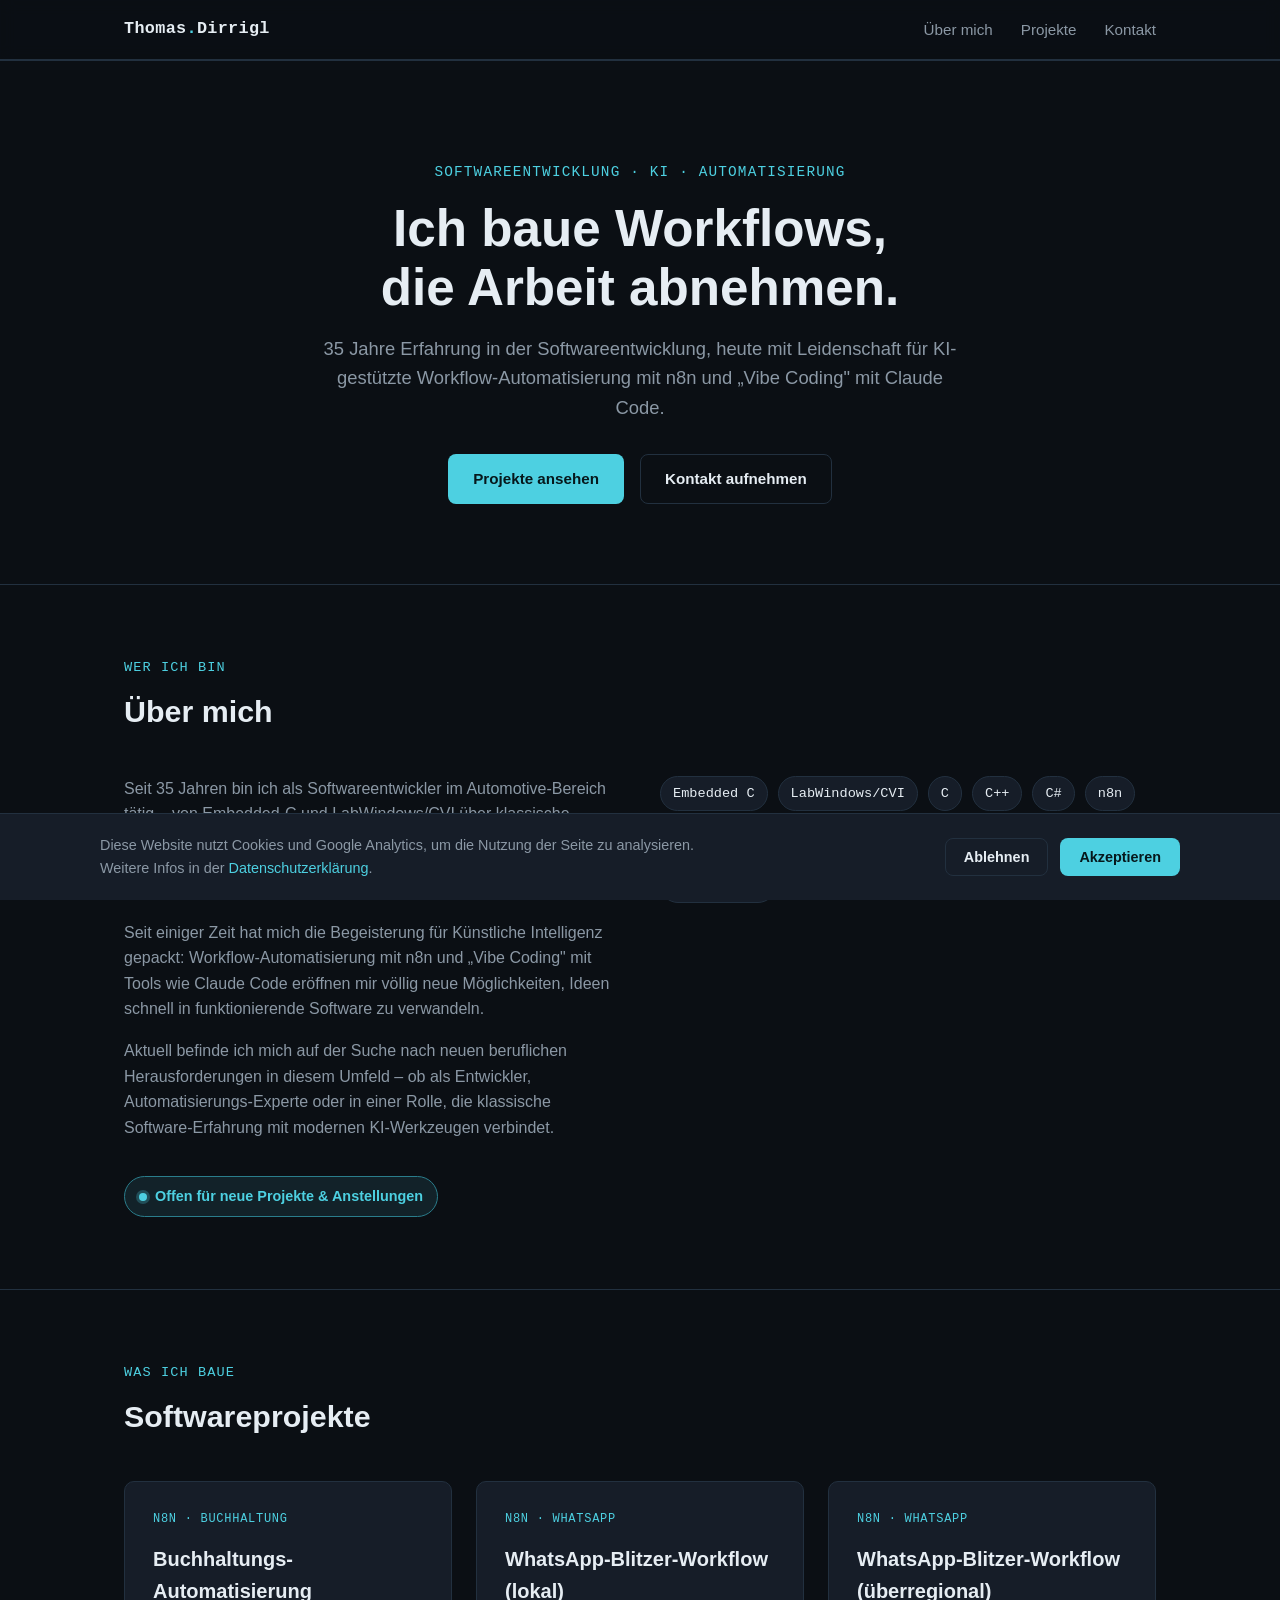
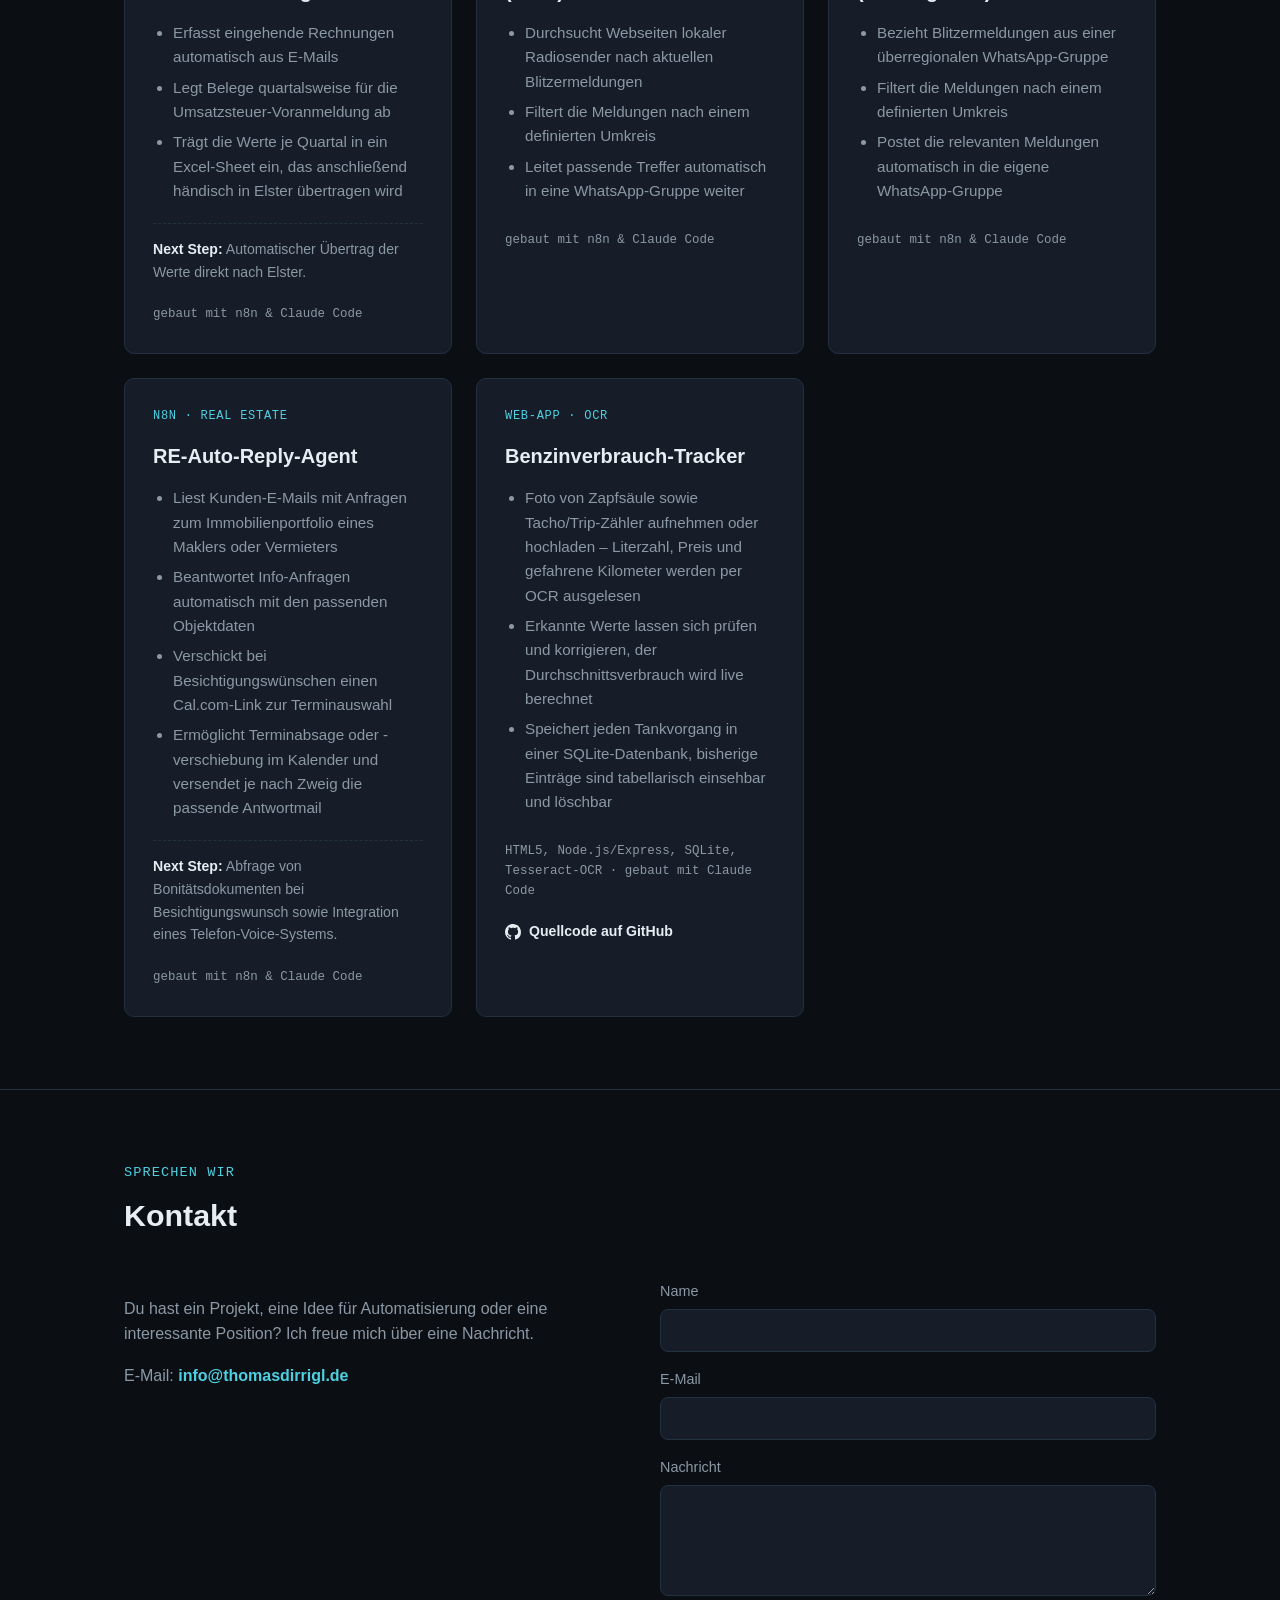
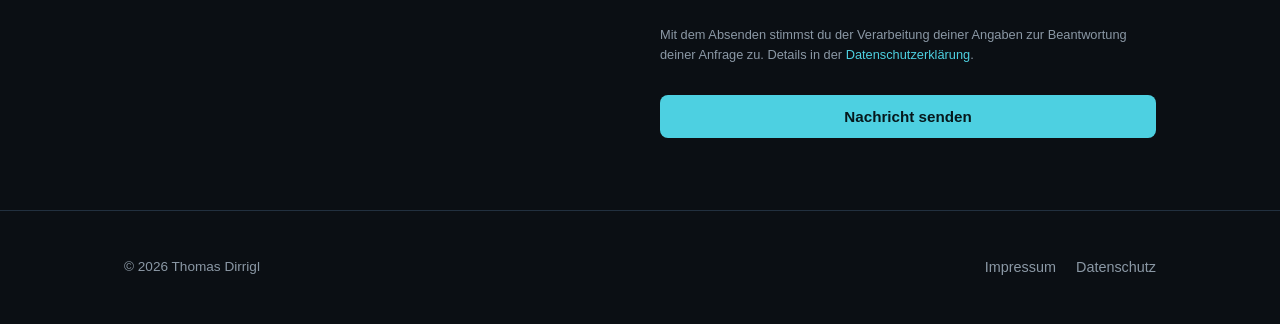
<file: index.html>
<!DOCTYPE html>
<html lang="de">
<head>
<meta charset="UTF-8">
<meta name="viewport" content="width=device-width, initial-scale=1.0">
<title>Thomas Dirrigl – Softwareentwickler &amp; Automatisierung mit n8n</title>
<meta name="description" content="Thomas Dirrigl – 35 Jahre Erfahrung in der Softwareentwicklung, heute begeistert von KI, Workflow-Automatisierung mit n8n und Vibe Coding.">
<link rel="stylesheet" href="css/style.css">
<link rel="icon" href="data:,">
</head>
<body>

<header class="site-header">
  <nav class="nav">
    <a href="#top" class="nav-brand">Thomas<span>.</span>Dirrigl</a>
    <button class="nav-toggle" id="navToggle" aria-label="Menü öffnen" aria-expanded="false">☰</button>
    <ul class="nav-links" id="navLinks">
      <li><a href="#about">Über mich</a></li>
      <li><a href="#projects">Projekte</a></li>
      <li><a href="#contact">Kontakt</a></li>
    </ul>
  </nav>
</header>

<main id="top">

  <section class="hero">
    <div class="container">
      <div class="hero-eyebrow">Softwareentwicklung · KI · Automatisierung</div>
      <h1>Ich baue Workflows,<br>die Arbeit abnehmen.</h1>
      <p>35 Jahre Erfahrung in der Softwareentwicklung, heute mit Leidenschaft für KI-gestützte Workflow-Automatisierung mit n8n und „Vibe Coding" mit Claude Code.</p>
      <div class="hero-actions">
        <a href="#projects" class="btn btn-primary">Projekte ansehen</a>
        <a href="#contact" class="btn btn-secondary">Kontakt aufnehmen</a>
      </div>
    </div>
  </section>

  <section id="about">
    <div class="container">
      <div class="section-header">
        <div class="section-eyebrow">Wer ich bin</div>
        <h2>Über mich</h2>
      </div>
      <div class="about-grid">
        <div>
          <p>Seit 35 Jahren bin ich als Softwareentwickler im Automotive-Bereich tätig – von Embedded-C und LabWindows/CVI über klassische Windows-Anwendungen bis hin zu C, C++ und C#. In dieser Zeit habe ich zahlreiche Mess-, Prüf- und Steuerungssysteme mitentwickelt.</p>
          <p>Seit einiger Zeit hat mich die Begeisterung für Künstliche Intelligenz gepackt: Workflow-Automatisierung mit n8n und „Vibe Coding" mit Tools wie Claude Code eröffnen mir völlig neue Möglichkeiten, Ideen schnell in funktionierende Software zu verwandeln.</p>
          <p>Aktuell befinde ich mich auf der Suche nach neuen beruflichen Herausforderungen in diesem Umfeld – ob als Entwickler, Automatisierungs-Experte oder in einer Rolle, die klassische Software-Erfahrung mit modernen KI-Werkzeugen verbindet.</p>
          <span class="status-badge">Offen für neue Projekte &amp; Anstellungen</span>
        </div>
        <div>
          <ul class="skills-list">
            <li>Embedded C</li>
            <li>LabWindows/CVI</li>
            <li>C</li>
            <li>C++</li>
            <li>C#</li>
            <li>n8n</li>
            <li>Workflow-Automatisierung</li>
            <li>KI-Agenten</li>
            <li>Claude Code</li>
            <li>Vibe Coding</li>
          </ul>
        </div>
      </div>
    </div>
  </section>

  <section id="projects">
    <div class="container">
      <div class="section-header">
        <div class="section-eyebrow">Was ich baue</div>
        <h2>Softwareprojekte</h2>
      </div>
      <div class="project-grid">

        <article class="project-card">
          <span class="project-tag">n8n · Buchhaltung</span>
          <h3>Buchhaltungs-Automatisierung</h3>
          <ul>
            <li>Erfasst eingehende Rechnungen automatisch aus E-Mails</li>
            <li>Legt Belege quartalsweise für die Umsatzsteuer-Voranmeldung ab</li>
            <li>Trägt die Werte je Quartal in ein Excel-Sheet ein, das anschließend händisch in Elster übertragen wird</li>
          </ul>
          <div class="next-step"><strong>Next Step:</strong> Automatischer Übertrag der Werte direkt nach Elster.</div>
          <div class="built-with">gebaut mit n8n &amp; Claude Code</div>
        </article>

        <article class="project-card">
          <span class="project-tag">n8n · WhatsApp</span>
          <h3>WhatsApp-Blitzer-Workflow (lokal)</h3>
          <ul>
            <li>Durchsucht Webseiten lokaler Radiosender nach aktuellen Blitzermeldungen</li>
            <li>Filtert die Meldungen nach einem definierten Umkreis</li>
            <li>Leitet passende Treffer automatisch in eine WhatsApp-Gruppe weiter</li>
          </ul>
          <div class="built-with">gebaut mit n8n &amp; Claude Code</div>
        </article>

        <article class="project-card">
          <span class="project-tag">n8n · WhatsApp</span>
          <h3>WhatsApp-Blitzer-Workflow (überregional)</h3>
          <ul>
            <li>Bezieht Blitzermeldungen aus einer überregionalen WhatsApp-Gruppe</li>
            <li>Filtert die Meldungen nach einem definierten Umkreis</li>
            <li>Postet die relevanten Meldungen automatisch in die eigene WhatsApp-Gruppe</li>
          </ul>
          <div class="built-with">gebaut mit n8n &amp; Claude Code</div>
        </article>

        <article class="project-card">
          <span class="project-tag">n8n · Real Estate</span>
          <h3>RE-Auto-Reply-Agent</h3>
          <ul>
            <li>Liest Kunden-E-Mails mit Anfragen zum Immobilienportfolio eines Maklers oder Vermieters</li>
            <li>Beantwortet Info-Anfragen automatisch mit den passenden Objektdaten</li>
            <li>Verschickt bei Besichtigungswünschen einen Cal.com-Link zur Terminauswahl</li>
            <li>Ermöglicht Terminabsage oder -verschiebung im Kalender und versendet je nach Zweig die passende Antwortmail</li>
          </ul>
          <div class="next-step"><strong>Next Step:</strong> Abfrage von Bonitätsdokumenten bei Besichtigungswunsch sowie Integration eines Telefon-Voice-Systems.</div>
          <div class="built-with">gebaut mit n8n &amp; Claude Code</div>
        </article>

        <article class="project-card">
          <span class="project-tag">Web-App · OCR</span>
          <h3>Benzinverbrauch-Tracker</h3>
          <ul>
            <li>Foto von Zapfsäule sowie Tacho/Trip-Zähler aufnehmen oder hochladen – Literzahl, Preis und gefahrene Kilometer werden per OCR ausgelesen</li>
            <li>Erkannte Werte lassen sich prüfen und korrigieren, der Durchschnittsverbrauch wird live berechnet</li>
            <li>Speichert jeden Tankvorgang in einer SQLite-Datenbank, bisherige Einträge sind tabellarisch einsehbar und löschbar</li>
          </ul>
          <div class="built-with">HTML5, Node.js/Express, SQLite, Tesseract-OCR · gebaut mit Claude Code</div>
          <a class="repo-link" href="https://github.com/thomasdirrigl/BenzinverbrauchsDB" target="_blank" rel="noopener noreferrer">
            <svg width="16" height="16" viewBox="0 0 16 16" fill="currentColor" aria-hidden="true"><path d="M8 0C3.58 0 0 3.58 0 8c0 3.54 2.29 6.53 5.47 7.59.4.07.55-.17.55-.38 0-.19-.01-.82-.01-1.49-2.01.37-2.53-.49-2.69-.94-.09-.23-.48-.94-.82-1.13-.28-.15-.68-.52-.01-.53.63-.01 1.08.58 1.23.82.72 1.21 1.87.87 2.33.66.07-.52.28-.87.51-1.07-1.78-.2-3.64-.89-3.64-3.95 0-.87.31-1.59.82-2.15-.08-.2-.36-1.02.08-2.12 0 0 .67-.21 2.2.82.64-.18 1.32-.27 2-.27.68 0 1.36.09 2 .27 1.53-1.04 2.2-.82 2.2-.82.44 1.1.16 1.92.08 2.12.51.56.82 1.27.82 2.15 0 3.07-1.87 3.75-3.65 3.95.29.25.54.73.54 1.48 0 1.07-.01 1.93-.01 2.2 0 .21.15.46.55.38A8.01 8.01 0 0 0 16 8c0-4.42-3.58-8-8-8Z"/></svg>
            <span>Quellcode auf GitHub</span>
          </a>
        </article>

      </div>
    </div>
  </section>

  <section id="contact">
    <div class="container">
      <div class="section-header">
        <div class="section-eyebrow">Sprechen wir</div>
        <h2>Kontakt</h2>
      </div>
      <div class="contact-grid">
        <div class="contact-info">
          <p>Du hast ein Projekt, eine Idee für Automatisierung oder eine interessante Position? Ich freue mich über eine Nachricht.</p>
          <p>E-Mail: <a href="mailto:info@thomasdirrigl.de">info@thomasdirrigl.de</a></p>
        </div>
        <form class="contact-form" id="contactForm" action="contact.php" method="POST">
          <div class="form-group">
            <label for="name">Name</label>
            <input type="text" id="name" name="name" required>
          </div>
          <div class="form-group">
            <label for="email">E-Mail</label>
            <input type="email" id="email" name="email" required>
          </div>
          <div class="form-group">
            <label for="message">Nachricht</label>
            <textarea id="message" name="message" rows="5" required></textarea>
          </div>
          <!-- Honeypot gegen Spam-Bots, für Menschen unsichtbar -->
          <div class="form-group form-hp" aria-hidden="true">
            <label for="website">Bitte leer lassen</label>
            <input type="text" id="website" name="website" tabindex="-1" autocomplete="off">
          </div>
          <p class="form-note">Mit dem Absenden stimmst du der Verarbeitung deiner Angaben zur Beantwortung deiner Anfrage zu. Details in der <a href="datenschutz.html">Datenschutzerklärung</a>.</p>
          <button type="submit" class="btn btn-primary">Nachricht senden</button>
          <div class="form-status" id="formStatus"></div>
        </form>
      </div>
    </div>
  </section>

</main>

<footer class="site-footer">
  <div class="container footer-inner">
    <p class="footer-copy">&copy; 2026 Thomas Dirrigl</p>
    <ul class="footer-links">
      <li><a href="impressum.html">Impressum</a></li>
      <li><a href="datenschutz.html">Datenschutz</a></li>
    </ul>
  </div>
</footer>

<div class="cookie-banner" id="cookieBanner">
  <div class="cookie-banner-inner">
    <p>Diese Website nutzt Cookies und Google Analytics, um die Nutzung der Seite zu analysieren. Weitere Infos in der <a href="datenschutz.html">Datenschutzerklärung</a>.</p>
    <div class="cookie-actions">
      <button class="btn btn-secondary" id="cookieDecline">Ablehnen</button>
      <button class="btn btn-primary" id="cookieAccept">Akzeptieren</button>
    </div>
  </div>
</div>

<script src="js/main.js?v=2"></script>
</body>
</html>
</file>
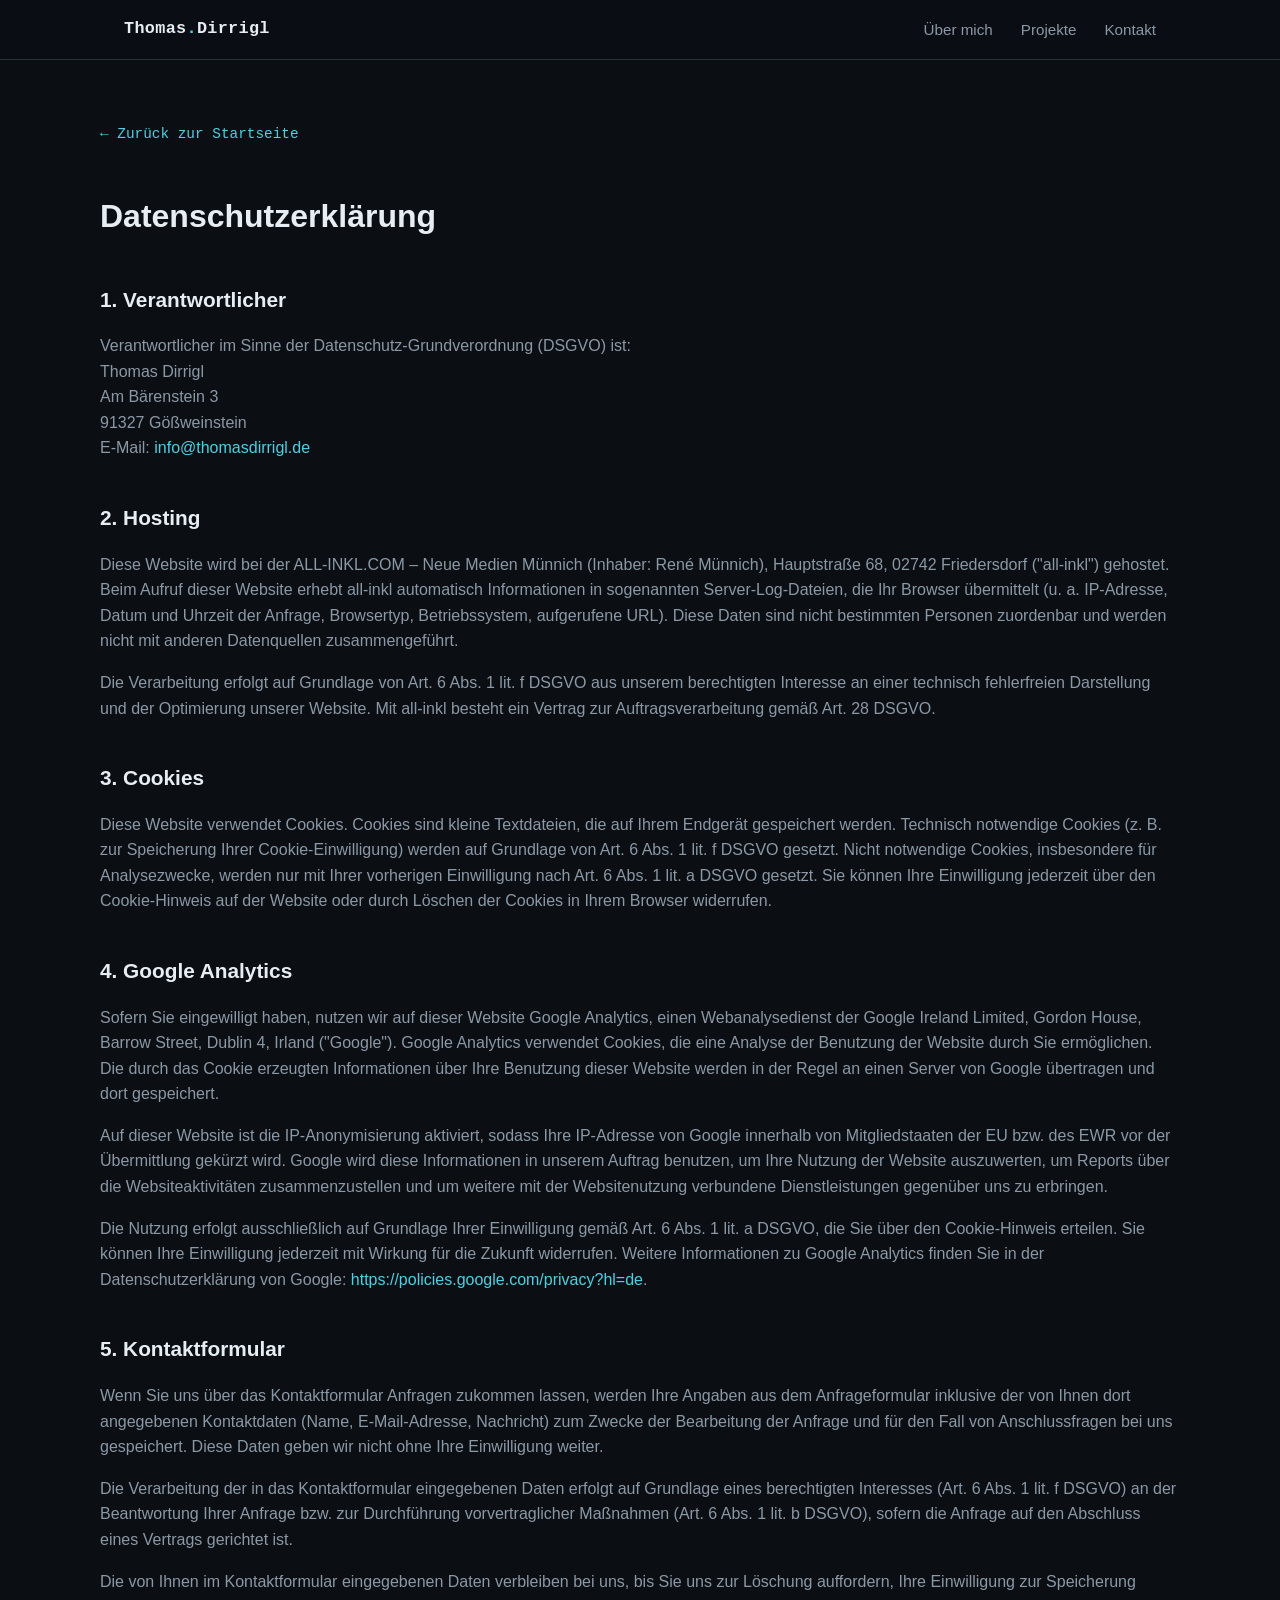
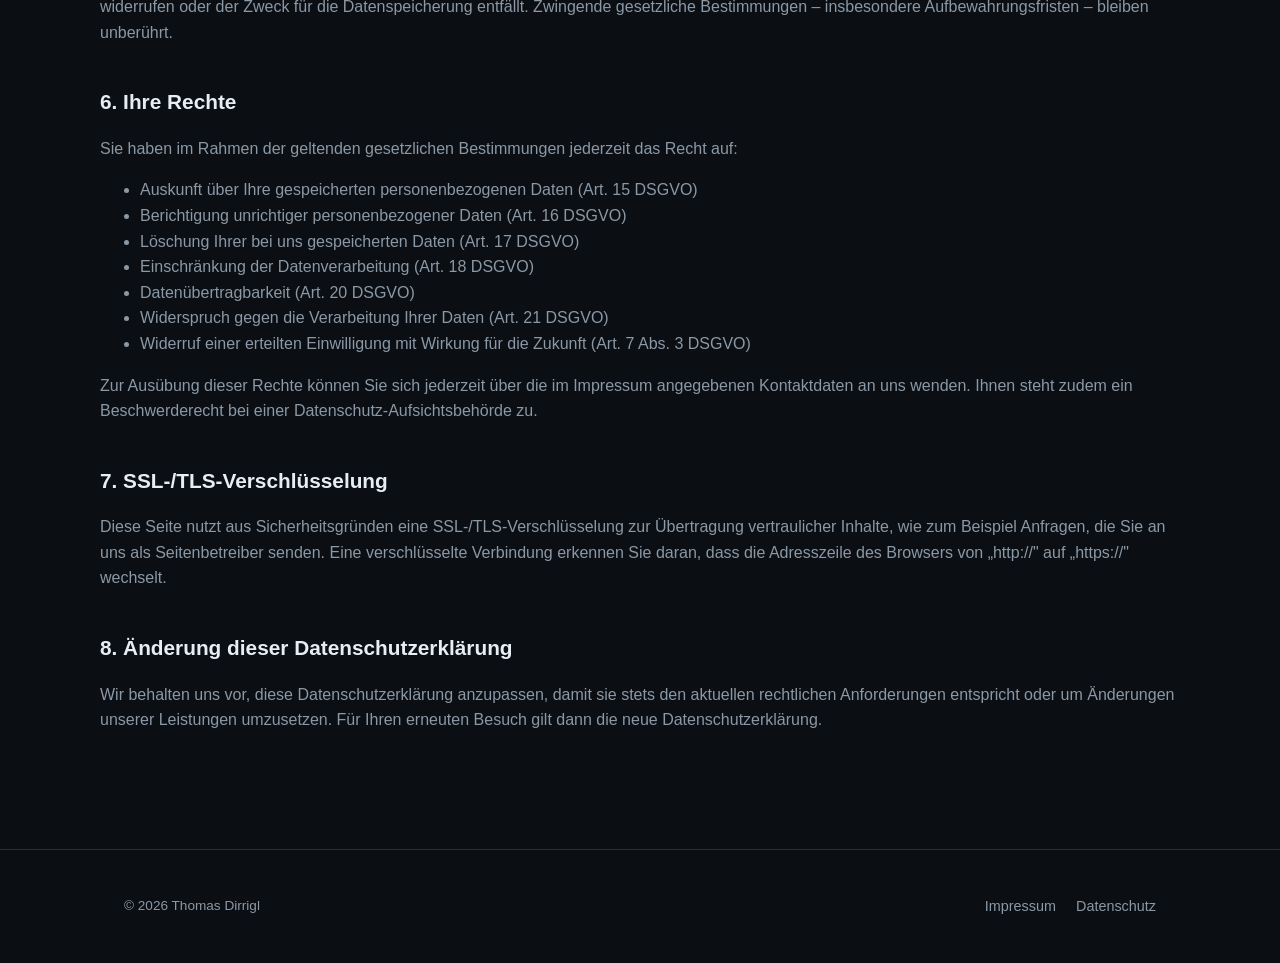
<file: datenschutz.html>
<!DOCTYPE html>
<html lang="de">
<head>
<meta charset="UTF-8">
<meta name="viewport" content="width=device-width, initial-scale=1.0">
<title>Datenschutzerklärung – Thomas Dirrigl</title>
<link rel="stylesheet" href="css/style.css">
<link rel="icon" href="data:,">
</head>
<body>

<header class="site-header">
  <nav class="nav">
    <a href="index.html#top" class="nav-brand">Thomas<span>.</span>Dirrigl</a>
    <button class="nav-toggle" id="navToggle" aria-label="Menü öffnen" aria-expanded="false">☰</button>
    <ul class="nav-links" id="navLinks">
      <li><a href="index.html#about">Über mich</a></li>
      <li><a href="index.html#projects">Projekte</a></li>
      <li><a href="index.html#contact">Kontakt</a></li>
    </ul>
  </nav>
</header>

<main>
  <div class="container legal-content">
    <a href="index.html" class="back-link">← Zurück zur Startseite</a>
    <h1>Datenschutzerklärung</h1>

    <h2>1. Verantwortlicher</h2>
    <p>
      Verantwortlicher im Sinne der Datenschutz-Grundverordnung (DSGVO) ist:<br>
      Thomas Dirrigl<br>
      Am Bärenstein 3<br>
      91327 Gößweinstein<br>
      E-Mail: <a href="mailto:info@thomasdirrigl.de">info@thomasdirrigl.de</a>
    </p>

    <h2>2. Hosting</h2>
    <p>
      Diese Website wird bei der ALL-INKL.COM – Neue Medien Münnich (Inhaber: René Münnich), Hauptstraße 68, 02742 Friedersdorf ("all-inkl") gehostet. Beim Aufruf dieser Website erhebt all-inkl automatisch Informationen in sogenannten Server-Log-Dateien, die Ihr Browser übermittelt (u. a. IP-Adresse, Datum und Uhrzeit der Anfrage, Browsertyp, Betriebssystem, aufgerufene URL). Diese Daten sind nicht bestimmten Personen zuordenbar und werden nicht mit anderen Datenquellen zusammengeführt.
    </p>
    <p>
      Die Verarbeitung erfolgt auf Grundlage von Art. 6 Abs. 1 lit. f DSGVO aus unserem berechtigten Interesse an einer technisch fehlerfreien Darstellung und der Optimierung unserer Website. Mit all-inkl besteht ein Vertrag zur Auftragsverarbeitung gemäß Art. 28 DSGVO.
    </p>

    <h2>3. Cookies</h2>
    <p>
      Diese Website verwendet Cookies. Cookies sind kleine Textdateien, die auf Ihrem Endgerät gespeichert werden. Technisch notwendige Cookies (z. B. zur Speicherung Ihrer Cookie-Einwilligung) werden auf Grundlage von Art. 6 Abs. 1 lit. f DSGVO gesetzt. Nicht notwendige Cookies, insbesondere für Analysezwecke, werden nur mit Ihrer vorherigen Einwilligung nach Art. 6 Abs. 1 lit. a DSGVO gesetzt. Sie können Ihre Einwilligung jederzeit über den Cookie-Hinweis auf der Website oder durch Löschen der Cookies in Ihrem Browser widerrufen.
    </p>

    <h2>4. Google Analytics</h2>
    <p>
      Sofern Sie eingewilligt haben, nutzen wir auf dieser Website Google Analytics, einen Webanalysedienst der Google Ireland Limited, Gordon House, Barrow Street, Dublin 4, Irland ("Google"). Google Analytics verwendet Cookies, die eine Analyse der Benutzung der Website durch Sie ermöglichen. Die durch das Cookie erzeugten Informationen über Ihre Benutzung dieser Website werden in der Regel an einen Server von Google übertragen und dort gespeichert.
    </p>
    <p>
      Auf dieser Website ist die IP-Anonymisierung aktiviert, sodass Ihre IP-Adresse von Google innerhalb von Mitgliedstaaten der EU bzw. des EWR vor der Übermittlung gekürzt wird. Google wird diese Informationen in unserem Auftrag benutzen, um Ihre Nutzung der Website auszuwerten, um Reports über die Websiteaktivitäten zusammenzustellen und um weitere mit der Websitenutzung verbundene Dienstleistungen gegenüber uns zu erbringen.
    </p>
    <p>
      Die Nutzung erfolgt ausschließlich auf Grundlage Ihrer Einwilligung gemäß Art. 6 Abs. 1 lit. a DSGVO, die Sie über den Cookie-Hinweis erteilen. Sie können Ihre Einwilligung jederzeit mit Wirkung für die Zukunft widerrufen. Weitere Informationen zu Google Analytics finden Sie in der Datenschutzerklärung von Google: <a href="https://policies.google.com/privacy?hl=de" target="_blank" rel="noopener noreferrer">https://policies.google.com/privacy?hl=de</a>.
    </p>

    <h2>5. Kontaktformular</h2>
    <p>
      Wenn Sie uns über das Kontaktformular Anfragen zukommen lassen, werden Ihre Angaben aus dem Anfrageformular inklusive der von Ihnen dort angegebenen Kontaktdaten (Name, E-Mail-Adresse, Nachricht) zum Zwecke der Bearbeitung der Anfrage und für den Fall von Anschlussfragen bei uns gespeichert. Diese Daten geben wir nicht ohne Ihre Einwilligung weiter.
    </p>
    <p>
      Die Verarbeitung der in das Kontaktformular eingegebenen Daten erfolgt auf Grundlage eines berechtigten Interesses (Art. 6 Abs. 1 lit. f DSGVO) an der Beantwortung Ihrer Anfrage bzw. zur Durchführung vorvertraglicher Maßnahmen (Art. 6 Abs. 1 lit. b DSGVO), sofern die Anfrage auf den Abschluss eines Vertrags gerichtet ist.
    </p>
    <p>
      Die von Ihnen im Kontaktformular eingegebenen Daten verbleiben bei uns, bis Sie uns zur Löschung auffordern, Ihre Einwilligung zur Speicherung widerrufen oder der Zweck für die Datenspeicherung entfällt. Zwingende gesetzliche Bestimmungen – insbesondere Aufbewahrungsfristen – bleiben unberührt.
    </p>

    <h2>6. Ihre Rechte</h2>
    <p>Sie haben im Rahmen der geltenden gesetzlichen Bestimmungen jederzeit das Recht auf:</p>
    <ul>
      <li>Auskunft über Ihre gespeicherten personenbezogenen Daten (Art. 15 DSGVO)</li>
      <li>Berichtigung unrichtiger personenbezogener Daten (Art. 16 DSGVO)</li>
      <li>Löschung Ihrer bei uns gespeicherten Daten (Art. 17 DSGVO)</li>
      <li>Einschränkung der Datenverarbeitung (Art. 18 DSGVO)</li>
      <li>Datenübertragbarkeit (Art. 20 DSGVO)</li>
      <li>Widerspruch gegen die Verarbeitung Ihrer Daten (Art. 21 DSGVO)</li>
      <li>Widerruf einer erteilten Einwilligung mit Wirkung für die Zukunft (Art. 7 Abs. 3 DSGVO)</li>
    </ul>
    <p>
      Zur Ausübung dieser Rechte können Sie sich jederzeit über die im Impressum angegebenen Kontaktdaten an uns wenden. Ihnen steht zudem ein Beschwerderecht bei einer Datenschutz-Aufsichtsbehörde zu.
    </p>

    <h2>7. SSL-/TLS-Verschlüsselung</h2>
    <p>
      Diese Seite nutzt aus Sicherheitsgründen eine SSL-/TLS-Verschlüsselung zur Übertragung vertraulicher Inhalte, wie zum Beispiel Anfragen, die Sie an uns als Seitenbetreiber senden. Eine verschlüsselte Verbindung erkennen Sie daran, dass die Adresszeile des Browsers von „http://" auf „https://" wechselt.
    </p>

    <h2>8. Änderung dieser Datenschutzerklärung</h2>
    <p>
      Wir behalten uns vor, diese Datenschutzerklärung anzupassen, damit sie stets den aktuellen rechtlichen Anforderungen entspricht oder um Änderungen unserer Leistungen umzusetzen. Für Ihren erneuten Besuch gilt dann die neue Datenschutzerklärung.
    </p>
  </div>
</main>

<footer class="site-footer">
  <div class="container footer-inner">
    <p class="footer-copy">&copy; 2026 Thomas Dirrigl</p>
    <ul class="footer-links">
      <li><a href="impressum.html">Impressum</a></li>
      <li><a href="datenschutz.html">Datenschutz</a></li>
    </ul>
  </div>
</footer>

<script src="js/main.js?v=2"></script>
</body>
</html>
</file>
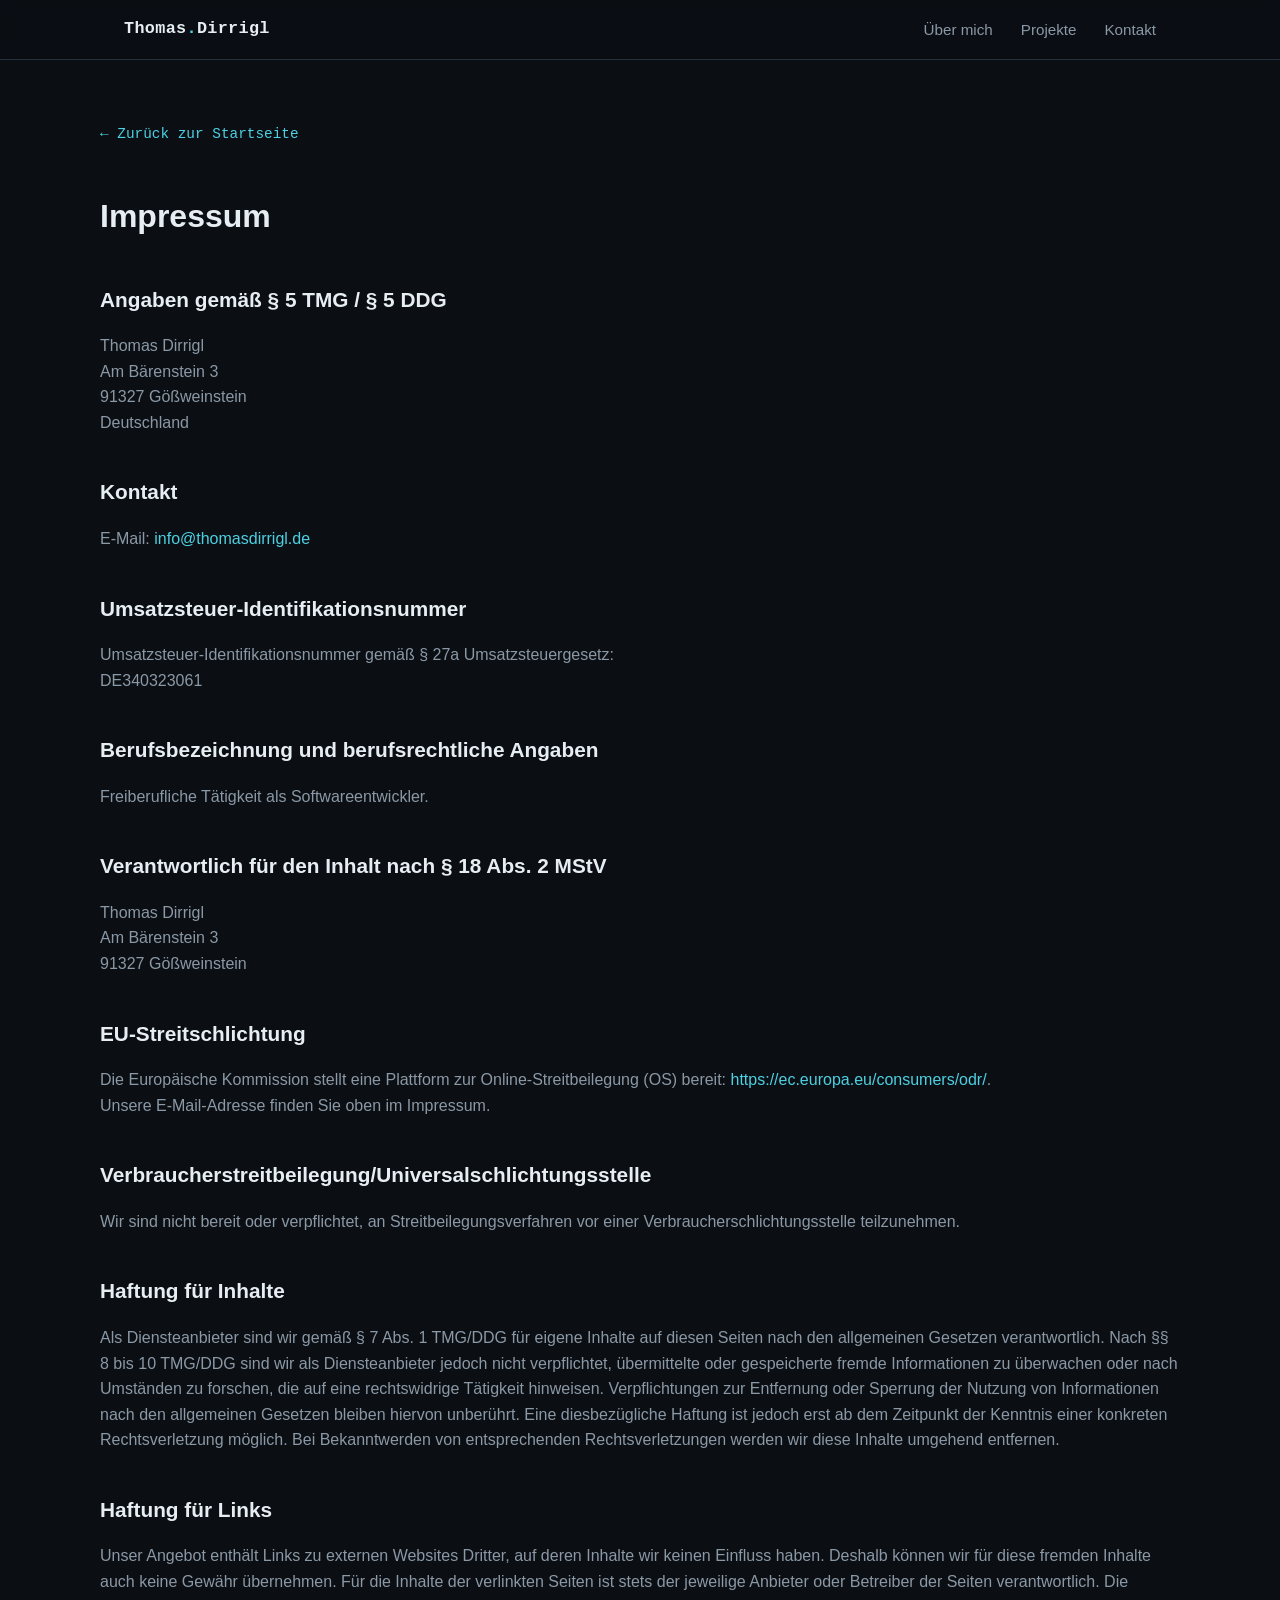
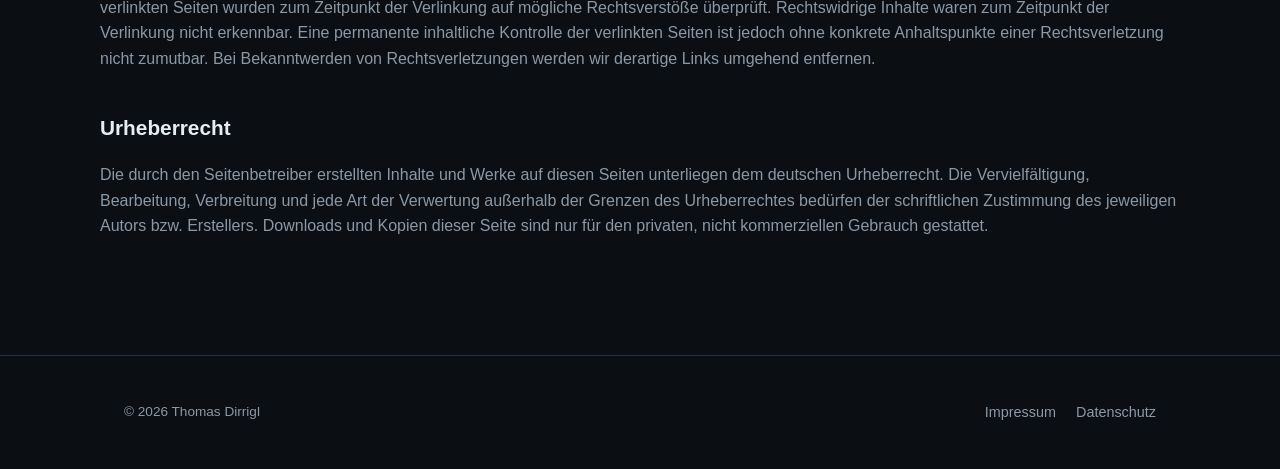
<file: impressum.html>
<!DOCTYPE html>
<html lang="de">
<head>
<meta charset="UTF-8">
<meta name="viewport" content="width=device-width, initial-scale=1.0">
<title>Impressum – Thomas Dirrigl</title>
<link rel="stylesheet" href="css/style.css">
<link rel="icon" href="data:,">
</head>
<body>

<header class="site-header">
  <nav class="nav">
    <a href="index.html#top" class="nav-brand">Thomas<span>.</span>Dirrigl</a>
    <button class="nav-toggle" id="navToggle" aria-label="Menü öffnen" aria-expanded="false">☰</button>
    <ul class="nav-links" id="navLinks">
      <li><a href="index.html#about">Über mich</a></li>
      <li><a href="index.html#projects">Projekte</a></li>
      <li><a href="index.html#contact">Kontakt</a></li>
    </ul>
  </nav>
</header>

<main>
  <div class="container legal-content">
    <a href="index.html" class="back-link">← Zurück zur Startseite</a>
    <h1>Impressum</h1>

    <h2>Angaben gemäß § 5 TMG / § 5 DDG</h2>
    <p>
      Thomas Dirrigl<br>
      Am Bärenstein 3<br>
      91327 Gößweinstein<br>
      Deutschland
    </p>

    <h2>Kontakt</h2>
    <p>
      E-Mail: <a href="mailto:info@thomasdirrigl.de">info@thomasdirrigl.de</a>
    </p>

    <h2>Umsatzsteuer-Identifikationsnummer</h2>
    <p>
      Umsatzsteuer-Identifikationsnummer gemäß § 27a Umsatzsteuergesetz:<br>
      DE340323061
    </p>

    <h2>Berufsbezeichnung und berufsrechtliche Angaben</h2>
    <p>Freiberufliche Tätigkeit als Softwareentwickler.</p>

    <h2>Verantwortlich für den Inhalt nach § 18 Abs. 2 MStV</h2>
    <p>
      Thomas Dirrigl<br>
      Am Bärenstein 3<br>
      91327 Gößweinstein
    </p>

    <h2>EU-Streitschlichtung</h2>
    <p>
      Die Europäische Kommission stellt eine Plattform zur Online-Streitbeilegung (OS) bereit:
      <a href="https://ec.europa.eu/consumers/odr/" target="_blank" rel="noopener noreferrer">https://ec.europa.eu/consumers/odr/</a>.<br>
      Unsere E-Mail-Adresse finden Sie oben im Impressum.
    </p>

    <h2>Verbraucherstreitbeilegung/Universalschlichtungsstelle</h2>
    <p>
      Wir sind nicht bereit oder verpflichtet, an Streitbeilegungsverfahren vor einer Verbraucherschlichtungsstelle teilzunehmen.
    </p>

    <h2>Haftung für Inhalte</h2>
    <p>
      Als Diensteanbieter sind wir gemäß § 7 Abs. 1 TMG/DDG für eigene Inhalte auf diesen Seiten nach den allgemeinen Gesetzen verantwortlich. Nach §§ 8 bis 10 TMG/DDG sind wir als Diensteanbieter jedoch nicht verpflichtet, übermittelte oder gespeicherte fremde Informationen zu überwachen oder nach Umständen zu forschen, die auf eine rechtswidrige Tätigkeit hinweisen.
      Verpflichtungen zur Entfernung oder Sperrung der Nutzung von Informationen nach den allgemeinen Gesetzen bleiben hiervon unberührt. Eine diesbezügliche Haftung ist jedoch erst ab dem Zeitpunkt der Kenntnis einer konkreten Rechtsverletzung möglich. Bei Bekanntwerden von entsprechenden Rechtsverletzungen werden wir diese Inhalte umgehend entfernen.
    </p>

    <h2>Haftung für Links</h2>
    <p>
      Unser Angebot enthält Links zu externen Websites Dritter, auf deren Inhalte wir keinen Einfluss haben. Deshalb können wir für diese fremden Inhalte auch keine Gewähr übernehmen. Für die Inhalte der verlinkten Seiten ist stets der jeweilige Anbieter oder Betreiber der Seiten verantwortlich. Die verlinkten Seiten wurden zum Zeitpunkt der Verlinkung auf mögliche Rechtsverstöße überprüft. Rechtswidrige Inhalte waren zum Zeitpunkt der Verlinkung nicht erkennbar.
      Eine permanente inhaltliche Kontrolle der verlinkten Seiten ist jedoch ohne konkrete Anhaltspunkte einer Rechtsverletzung nicht zumutbar. Bei Bekanntwerden von Rechtsverletzungen werden wir derartige Links umgehend entfernen.
    </p>

    <h2>Urheberrecht</h2>
    <p>
      Die durch den Seitenbetreiber erstellten Inhalte und Werke auf diesen Seiten unterliegen dem deutschen Urheberrecht. Die Vervielfältigung, Bearbeitung, Verbreitung und jede Art der Verwertung außerhalb der Grenzen des Urheberrechtes bedürfen der schriftlichen Zustimmung des jeweiligen Autors bzw. Erstellers. Downloads und Kopien dieser Seite sind nur für den privaten, nicht kommerziellen Gebrauch gestattet.
    </p>
  </div>
</main>

<footer class="site-footer">
  <div class="container footer-inner">
    <p class="footer-copy">&copy; 2026 Thomas Dirrigl</p>
    <ul class="footer-links">
      <li><a href="impressum.html">Impressum</a></li>
      <li><a href="datenschutz.html">Datenschutz</a></li>
    </ul>
  </div>
</footer>

<script src="js/main.js?v=2"></script>
</body>
</html>
</file>
<file: css/style.css>
:root {
  --bg: #0b0f14;
  --bg-alt: #121821;
  --bg-card: #161d28;
  --text: #e6edf3;
  --text-muted: #8b98a5;
  --accent: #4dd0e1;
  --accent-dim: #2a7d8c;
  --border: #22303f;
  --radius: 10px;
  --max-width: 1080px;
  --font: -apple-system, BlinkMacSystemFont, "Segoe UI", Roboto, Helvetica, Arial, sans-serif;
  --font-mono: "SFMono-Regular", Consolas, "Liberation Mono", Menlo, monospace;
}

* {
  box-sizing: border-box;
}

html {
  scroll-behavior: smooth;
}

body {
  margin: 0;
  background: var(--bg);
  color: var(--text);
  font-family: var(--font);
  line-height: 1.6;
  -webkit-font-smoothing: antialiased;
}

a {
  color: var(--accent);
  text-decoration: none;
}

a:hover {
  text-decoration: underline;
}

.container {
  max-width: var(--max-width);
  margin: 0 auto;
  padding: 0 24px;
}

/* Header / Nav */
header.site-header {
  position: sticky;
  top: 0;
  z-index: 100;
  background: rgba(11, 15, 20, 0.85);
  backdrop-filter: blur(8px);
  border-bottom: 1px solid var(--border);
}

.nav {
  display: flex;
  align-items: center;
  justify-content: space-between;
  padding: 16px 24px;
  max-width: var(--max-width);
  margin: 0 auto;
}

.nav-brand {
  font-family: var(--font-mono);
  font-weight: 600;
  font-size: 1.05rem;
  color: var(--text);
  letter-spacing: 0.02em;
}

.nav-brand span {
  color: var(--accent);
}

.nav-links {
  display: flex;
  gap: 28px;
  list-style: none;
  margin: 0;
  padding: 0;
}

.nav-links a {
  color: var(--text-muted);
  font-size: 0.95rem;
  font-weight: 500;
}

.nav-links a:hover {
  color: var(--text);
  text-decoration: none;
}

.nav-toggle {
  display: none;
  background: none;
  border: 1px solid var(--border);
  border-radius: 6px;
  color: var(--text);
  padding: 6px 10px;
  cursor: pointer;
  font-size: 1.1rem;
}

/* Hero */
.hero {
  padding: 100px 0 80px;
  text-align: center;
}

.hero-eyebrow {
  font-family: var(--font-mono);
  color: var(--accent);
  font-size: 0.9rem;
  letter-spacing: 0.08em;
  text-transform: uppercase;
  margin-bottom: 16px;
}

.hero h1 {
  font-size: clamp(2rem, 5vw, 3.2rem);
  margin: 0 0 16px;
  line-height: 1.15;
}

.hero p {
  color: var(--text-muted);
  font-size: 1.15rem;
  max-width: 640px;
  margin: 0 auto 32px;
}

.hero-actions {
  display: flex;
  gap: 16px;
  justify-content: center;
  flex-wrap: wrap;
}

.btn {
  display: inline-block;
  padding: 12px 24px;
  border-radius: 8px;
  font-weight: 600;
  font-size: 0.95rem;
  cursor: pointer;
  border: 1px solid transparent;
}

.btn-primary {
  background: var(--accent);
  color: #06181c;
}

.btn-primary:hover {
  background: #6ddce9;
  text-decoration: none;
}

.btn-secondary {
  background: transparent;
  color: var(--text);
  border-color: var(--border);
}

.btn-secondary:hover {
  border-color: var(--accent);
  color: var(--accent);
  text-decoration: none;
}

/* Sections */
section {
  padding: 72px 0;
  border-top: 1px solid var(--border);
}

.section-header {
  margin-bottom: 40px;
}

.section-eyebrow {
  font-family: var(--font-mono);
  color: var(--accent);
  font-size: 0.85rem;
  letter-spacing: 0.08em;
  text-transform: uppercase;
  margin-bottom: 8px;
}

.section-header h2 {
  font-size: 1.9rem;
  margin: 0;
}

/* About */
.about-grid {
  display: grid;
  grid-template-columns: 1fr 1fr;
  gap: 40px;
  align-items: start;
}

.about-grid p {
  color: var(--text-muted);
  margin: 0 0 16px;
}

.skills-list {
  list-style: none;
  margin: 0;
  padding: 0;
  display: flex;
  flex-wrap: wrap;
  gap: 10px;
}

.skills-list li {
  background: var(--bg-card);
  border: 1px solid var(--border);
  color: var(--text);
  font-family: var(--font-mono);
  font-size: 0.85rem;
  padding: 6px 12px;
  border-radius: 999px;
}

.status-badge {
  display: inline-flex;
  align-items: center;
  gap: 8px;
  background: rgba(77, 208, 225, 0.1);
  border: 1px solid var(--accent-dim);
  color: var(--accent);
  font-size: 0.9rem;
  font-weight: 600;
  padding: 8px 14px;
  border-radius: 999px;
  margin-top: 20px;
}

.status-badge::before {
  content: "";
  width: 8px;
  height: 8px;
  border-radius: 50%;
  background: var(--accent);
  box-shadow: 0 0 0 3px rgba(77, 208, 225, 0.25);
}

/* Projects */
.project-grid {
  display: grid;
  grid-template-columns: repeat(auto-fit, minmax(300px, 1fr));
  gap: 24px;
}

.project-card {
  background: var(--bg-card);
  border: 1px solid var(--border);
  border-radius: var(--radius);
  padding: 28px;
  display: flex;
  flex-direction: column;
  gap: 14px;
}

.project-card .project-tag {
  font-family: var(--font-mono);
  font-size: 0.75rem;
  color: var(--accent);
  text-transform: uppercase;
  letter-spacing: 0.06em;
}

.project-card h3 {
  margin: 0;
  font-size: 1.25rem;
}

.project-card ul {
  margin: 0;
  padding-left: 20px;
  color: var(--text-muted);
  font-size: 0.95rem;
}

.project-card li {
  margin-bottom: 6px;
}

.project-card .next-step {
  margin-top: auto;
  padding-top: 14px;
  border-top: 1px dashed var(--border);
  font-size: 0.88rem;
  color: var(--text-muted);
}

.project-card .next-step strong {
  color: var(--text);
}

.built-with {
  margin-top: 8px;
  font-family: var(--font-mono);
  font-size: 0.78rem;
  color: var(--text-muted);
}

.repo-link {
  display: inline-flex;
  align-items: center;
  gap: 8px;
  margin-top: 4px;
  font-size: 0.88rem;
  font-weight: 600;
  color: var(--text);
}

.repo-link:hover {
  color: var(--accent);
  text-decoration: none;
}

.repo-link svg {
  flex-shrink: 0;
}

/* Contact */
.contact-grid {
  display: grid;
  grid-template-columns: 1fr 1fr;
  gap: 40px;
}

.contact-info p {
  color: var(--text-muted);
}

.contact-info a {
  font-weight: 600;
}

form.contact-form {
  display: flex;
  flex-direction: column;
  gap: 16px;
}

.form-group {
  display: flex;
  flex-direction: column;
  gap: 6px;
}

.form-group label {
  font-size: 0.9rem;
  color: var(--text-muted);
}

.form-group input,
.form-group textarea {
  background: var(--bg-card);
  border: 1px solid var(--border);
  border-radius: 8px;
  padding: 12px 14px;
  color: var(--text);
  font-family: var(--font);
  font-size: 0.95rem;
  resize: vertical;
}

.form-group input:focus,
.form-group textarea:focus {
  outline: none;
  border-color: var(--accent);
}

.form-hp {
  position: absolute;
  left: -9999px;
  opacity: 0;
}

.form-note {
  font-size: 0.8rem;
  color: var(--text-muted);
}

.form-status {
  font-size: 0.9rem;
  padding: 10px 14px;
  border-radius: 8px;
  display: none;
}

.form-status.success {
  display: block;
  background: rgba(77, 208, 225, 0.1);
  border: 1px solid var(--accent-dim);
  color: var(--accent);
}

.form-status.error {
  display: block;
  background: rgba(225, 77, 77, 0.1);
  border: 1px solid #a33;
  color: #ff8080;
}

/* Footer */
footer.site-footer {
  border-top: 1px solid var(--border);
  padding: 32px 0;
}

.footer-inner {
  display: flex;
  justify-content: space-between;
  align-items: center;
  flex-wrap: wrap;
  gap: 16px;
}

.footer-links {
  display: flex;
  gap: 20px;
  list-style: none;
  margin: 0;
  padding: 0;
}

.footer-links a {
  color: var(--text-muted);
  font-size: 0.9rem;
}

.footer-copy {
  color: var(--text-muted);
  font-size: 0.85rem;
}

/* Legal pages */
.legal-content {
  padding: 60px 0 100px;
}

.legal-content h1 {
  font-size: 2rem;
  margin-bottom: 8px;
}

.legal-content h2 {
  font-size: 1.3rem;
  margin-top: 40px;
  color: var(--text);
}

.legal-content h3 {
  font-size: 1.05rem;
  margin-top: 24px;
}

.legal-content p,
.legal-content li {
  color: var(--text-muted);
}

.legal-content a {
  word-break: break-word;
}

.back-link {
  display: inline-block;
  margin-bottom: 24px;
  font-family: var(--font-mono);
  font-size: 0.9rem;
}

/* Cookie banner */
.cookie-banner {
  position: fixed;
  bottom: 0;
  left: 0;
  right: 0;
  z-index: 200;
  background: var(--bg-card);
  border-top: 1px solid var(--border);
  padding: 20px 24px;
  display: none;
}

.cookie-banner.visible {
  display: block;
}

.cookie-banner-inner {
  max-width: var(--max-width);
  margin: 0 auto;
  display: flex;
  align-items: center;
  justify-content: space-between;
  gap: 24px;
  flex-wrap: wrap;
}

.cookie-banner p {
  margin: 0;
  color: var(--text-muted);
  font-size: 0.9rem;
  max-width: 640px;
}

.cookie-banner p a {
  color: var(--accent);
}

.cookie-actions {
  display: flex;
  gap: 12px;
  flex-wrap: wrap;
}

.cookie-actions .btn {
  padding: 10px 18px;
  font-size: 0.9rem;
}

@media (max-width: 720px) {
  .nav-links {
    position: absolute;
    top: 100%;
    left: 0;
    right: 0;
    background: var(--bg-alt);
    border-bottom: 1px solid var(--border);
    flex-direction: column;
    padding: 16px 24px;
    gap: 16px;
    display: none;
  }

  .nav-links.open {
    display: flex;
  }

  .nav-toggle {
    display: inline-block;
  }

  .about-grid,
  .contact-grid {
    grid-template-columns: 1fr;
  }

  .footer-inner {
    flex-direction: column;
    align-items: flex-start;
  }
}
</file>
